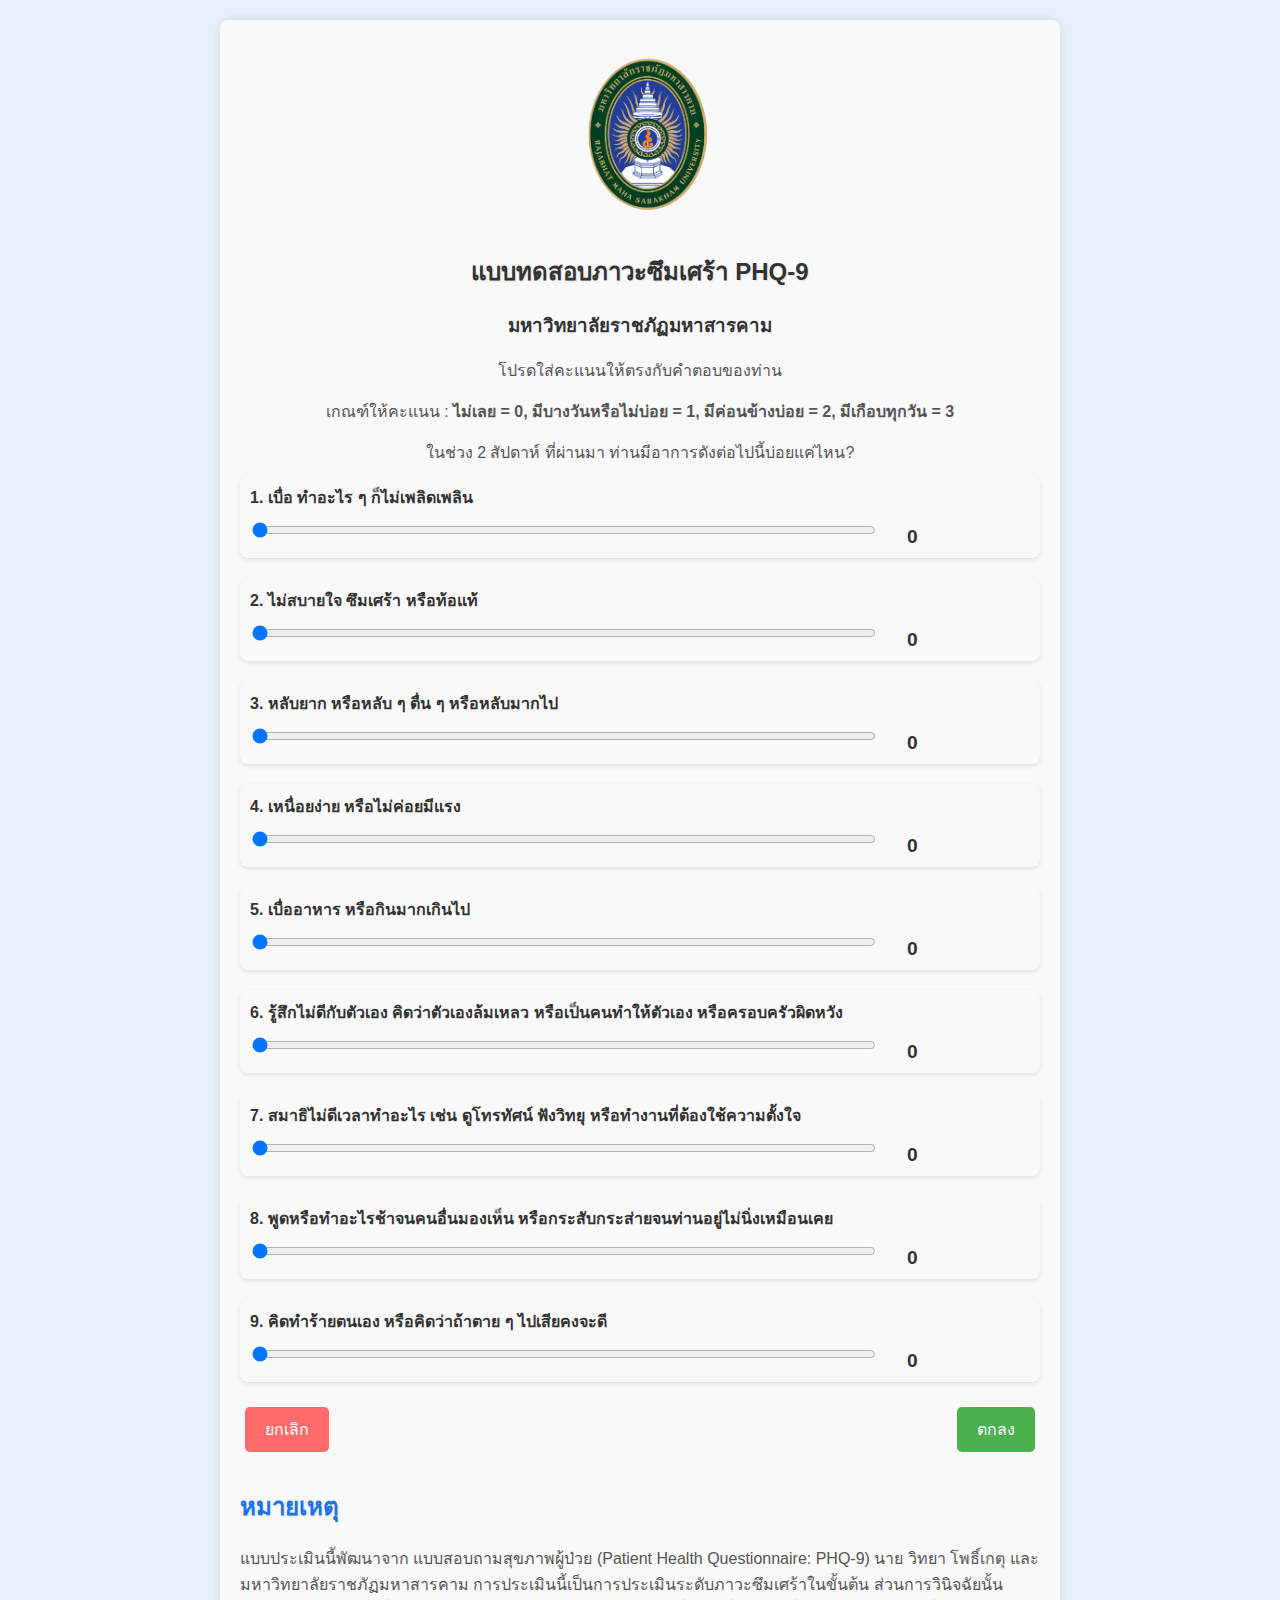
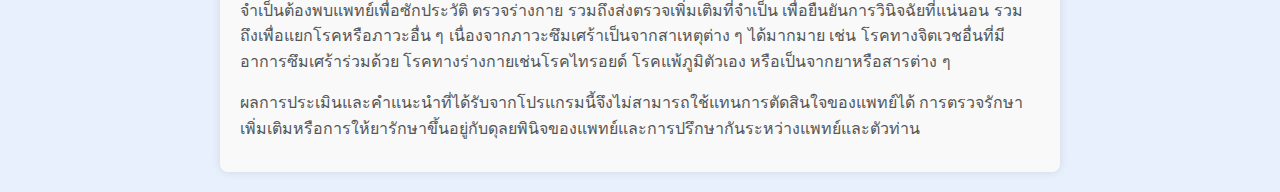
<file: index.html>
<!DOCTYPE html>
<html lang="en">
<head>
    <meta charset="UTF-8">
    <meta name="viewport" content="width=device-width, initial-scale=1.0">
    <title>แบบทดสอบภาวะซึมเศร้า PHQ-9</title>
    <link rel="stylesheet" href="styles3.css">
    <script src="scripts.js"></script>
    <style>
        /* จัดกึ่งกลางภาพ */
        .image-container img {
            width: 35%;
            display: block;
            margin: 0 auto;
        }

        /* จัดกึ่งกลาง h3 */
        h3 {
            text-align: center;
        }

        /* จัดแต่งคำถามแต่ละข้อ */
        .question {
            margin-bottom: 20px;
            padding: 10px;
            border-radius: 8px;
            background-color: #f9f9f9;
            box-shadow: 0 2px 4px rgba(0, 0, 0, 0.1);
        }

        .question label {
            display: block;
            margin-bottom: 10px;
            font-weight: bold;
        }

        .question input[type="range"] {
            width: 80%;
            margin-bottom: 10px;
        }

        .slider-value {
            font-weight: bold;
            font-size: 1.2em;
            color: #333;
            margin-left: 15px;
            vertical-align: middle;
        }

        /* จัดการปุ่ม */
        .button-group {
            display: flex;
            justify-content: space-between;
            margin-top: 20px;
        }

        .button-group button {
            padding: 10px 20px;
            border: none;
            border-radius: 5px;
            font-size: 16px;
            cursor: pointer;
        }

        .button-group .cancel-btn {
            background-color: #ff6b6b;
            color: white;
        }

        .button-group .submit {
            background-color: #4CAF50;
            color: white;
        }

        .button-group button:hover {
            opacity: 0.9;
        }
    </style>
</head>
<body>
    <div class="container">
        <!-- Image at the top center -->
        <div class="image-container">
            <img src="Screenshot_2024-08-13_172740-removebg-preview.png" alt="PHQ-9 Assessment Image">
        </div>

        <h1>แบบทดสอบภาวะซึมเศร้า PHQ-9</h1>
        <h3>มหาวิทยาลัยราชภัฏมหาสารคาม</h3>
        <p class="instruction">โปรดใส่คะแนนให้ตรงกับคำตอบของท่าน</p>
        <p class="scoring">เกณฑ์ให้คะแนน : <strong>ไม่เลย = 0, มีบางวันหรือไม่บ่อย = 1, มีค่อนข้างบ่อย = 2, มีเกือบทุกวัน = 3</strong></p>
        <p class="timeframe">ในช่วง 2 สัปดาห์ ที่ผ่านมา ท่านมีอาการดังต่อไปนี้บ่อยแค่ไหน?</p>
        
        <form id="phq9-form" action="connect.php" method="post">
            <div class="question">
                <label>1. เบื่อ ทำอะไร ๆ ก็ไม่เพลิดเพลิน</label>
                <input type="range" name="q1" min="0" max="3" value="0" oninput="updateSliderColor(this)">
                <output class="slider-value">0</output>
            </div>
            <div class="question">
                <label>2. ไม่สบายใจ ซึมเศร้า หรือท้อแท้</label>
                <input type="range" name="q2" min="0" max="3" value="0" oninput="updateSliderColor(this)">
                <output class="slider-value">0</output>
            </div>
            <div class="question">
                <label>3. หลับยาก หรือหลับ ๆ ตื่น ๆ หรือหลับมากไป</label>
                <input type="range" name="q3" min="0" max="3" value="0" oninput="updateSliderColor(this)">
                <output class="slider-value">0</output>
            </div>
            <div class="question">
                <label>4. เหนื่อยง่าย หรือไม่ค่อยมีแรง</label>
                <input type="range" name="q4" min="0" max="3" value="0" oninput="updateSliderColor(this)">
                <output class="slider-value">0</output>
            </div>
            <div class="question">
                <label>5. เบื่ออาหาร หรือกินมากเกินไป</label>
                <input type="range" name="q5" min="0" max="3" value="0" oninput="updateSliderColor(this)">
                <output class="slider-value">0</output>
            </div>
            <div class="question">
                <label>6. รู้สึกไม่ดีกับตัวเอง คิดว่าตัวเองล้มเหลว หรือเป็นคนทำให้ตัวเอง หรือครอบครัวผิดหวัง</label>
                <input type="range" name="q6" min="0" max="3" value="0" oninput="updateSliderColor(this)">
                <output class="slider-value">0</output>
            </div>
            <div class="question">
                <label>7. สมาธิไม่ดีเวลาทำอะไร เช่น ดูโทรทัศน์ ฟังวิทยุ หรือทำงานที่ต้องใช้ความตั้งใจ</label>
                <input type="range" name="q7" min="0" max="3" value="0" oninput="updateSliderColor(this)">
                <output class="slider-value">0</output>
            </div>
            <div class="question">
                <label>8. พูดหรือทำอะไรช้าจนคนอื่นมองเห็น หรือกระสับกระส่ายจนท่านอยู่ไม่นิ่งเหมือนเคย</label>
                <input type="range" name="q8" min="0" max="3" value="0" oninput="updateSliderColor(this)">
                <output class="slider-value">0</output>
            </div>
            <div class="question">
                <label>9. คิดทำร้ายตนเอง หรือคิดว่าถ้าตาย ๆ ไปเสียคงจะดี</label>
                <input type="range" name="q9" min="0" max="3" value="0" oninput="updateSliderColor(this)">
                <output class="slider-value">0</output>
            </div>
            <div class="button-group">
                <button type="reset" class="cancel-btn">ยกเลิก</button>
                <button type="submit" class="submit">ตกลง</button>
            </div>
        </form>

        <div id="result"></div>

        <h2>หมายเหตุ</h2>
        <p class="note">แบบประเมินนี้พัฒนาจาก แบบสอบถามสุขภาพผู้ป่วย (Patient Health Questionnaire: PHQ-9) นาย วิทยา โพธิ์เกตุ และมหาวิทยาลัยราชภัฏมหาสารคาม การประเมินนี้เป็นการประเมินระดับภาวะซึมเศร้าในขั้นต้น ส่วนการวินิจฉัยนั้นจำเป็นต้องพบแพทย์เพื่อซักประวัติ ตรวจร่างกาย รวมถึงส่งตรวจเพิ่มเติมที่จำเป็น เพื่อยืนยันการวินิจฉัยที่แน่นอน รวมถึงเพื่อแยกโรคหรือภาวะอื่น ๆ เนื่องจากภาวะซึมเศร้าเป็นจากสาเหตุต่าง ๆ ได้มากมาย เช่น โรคทางจิตเวชอื่นที่มีอาการซึมเศร้าร่วมด้วย โรคทางร่างกายเช่นโรคไทรอยด์ โรคแพ้ภูมิตัวเอง หรือเป็นจากยาหรือสารต่าง ๆ</p>
        <p class="note">ผลการประเมินและคำแนะนำที่ได้รับจากโปรแกรมนี้จึงไม่สามารถใช้แทนการตัดสินใจของแพทย์ได้ การตรวจรักษาเพิ่มเติมหรือการให้ยารักษาขึ้นอยู่กับดุลยพินิจของแพทย์และการปรึกษากันระหว่างแพทย์และตัวท่าน</p>
    </div>
</body>
</html>
</file>
<file: styles3.css>
body {
    font-family: 'Poppins', Arial, sans-serif;
    background-color: #e8f0fe;
    margin: 0;
    padding: 20px;
    color: #333;
}

.container {
    max-width: 800px;
    margin: auto;
    background-color: #ffffff;
    padding: 30px;
    border-radius: 15px;
    box-shadow: 0 0 15px rgba(0, 0, 0, 0.1);
    animation: fadeIn 0.8s ease-in-out;
}

@keyframes fadeIn {
    from { opacity: 0; }
    to { opacity: 1; }
}

h1 {
    text-align: center;
    color: #1a73e8;
    font-size: 28px;
    margin-bottom: 20px;
    text-shadow: 1px 1px 2px rgba(0, 0, 0, 0.1);
}

.instruction, .scoring, .timeframe {
    text-align: center;
    font-size: 16px;
    color: #666;
    margin-bottom: 10px;
}

.question {
    margin-bottom: 25px;
}

.question label {
    display: block;
    margin-bottom: 10px;
    font-size: 18px;
    color: #555;
}

.question input[type="range"] {
    width: 100%;
    cursor: pointer;
}

.slider-value {
    font-size: 18px;
    text-align: center;
    margin-top: 5px;
}

.button-group {
    text-align: center;
    margin-top: 30px;
}

.cancel-btn {
    background-color: #f44336;
    color: white;
    padding: 10px 20px;
    border: none;
    border-radius: 5px;
    cursor: pointer;
    margin-right: 10px;
    transition: background-color 0.3s ease;
}

.cancel-btn:hover {
    background-color: #e53935;
}

button[type="submit"] {
    background-color: #4CAF50;
    color: white;
    padding: 10px 20px;
    border: none;
    border-radius: 5px;
    cursor: pointer;
    transition: background-color 0.3s ease;
}

button[type="submit"]:hover {
    background-color: #45a049;
}

h2 {
    font-size: 24px;
    margin-top: 30px;
    color: #1a73e8;
    text-shadow: 1px 1px 2px rgba(0, 0, 0, 0.1);
}

.note {
    font-size: 14px;
    color: #666;
    line-height: 1.6;
    margin-bottom: 15px;
}
.container {
    max-width: 800px;
    margin: 0 auto;
    padding: 20px;
    background-color: #f9f9f9;
    box-shadow: 0 0 10px rgba(0, 0, 0, 0.1);
    border-radius: 8px;
}

.image-container {
    text-align: center;
    margin-bottom: 20px;
}

.image-container img {
    max-width: 100%;
    height: auto;
    border-radius: 8px;
}

h1 {
    text-align: center;
    font-size: 24px;
    color: #333;
}

.instruction, .scoring, .timeframe, .note {
    font-size: 16px;
    color: #555;
    margin-bottom: 10px;
}

.question {
    margin-bottom: 20px;
}

.question label {
    display: block;
    font-size: 16px;
    color: #333;
    margin-bottom: 5px;
}

input[type="range"] {
    width: 100%;
}

.slider-value {
    display: inline-block;
    width: 30px;
    text-align: center;
    font-size: 16px;
    color: #333;
}

.button-group {
    text-align: center;
    margin-top: 20px;
}

.cancel-btn, .submit {
    background-color: #007bff;
    color: white;
    border: none;
    padding: 10px 20px;
    margin: 5px;
    border-radius: 5px;
    cursor: pointer;
    font-size: 16px;
}

.cancel-btn:hover, .submit:hover {
    background-color: #0056b3;
}
</file>
